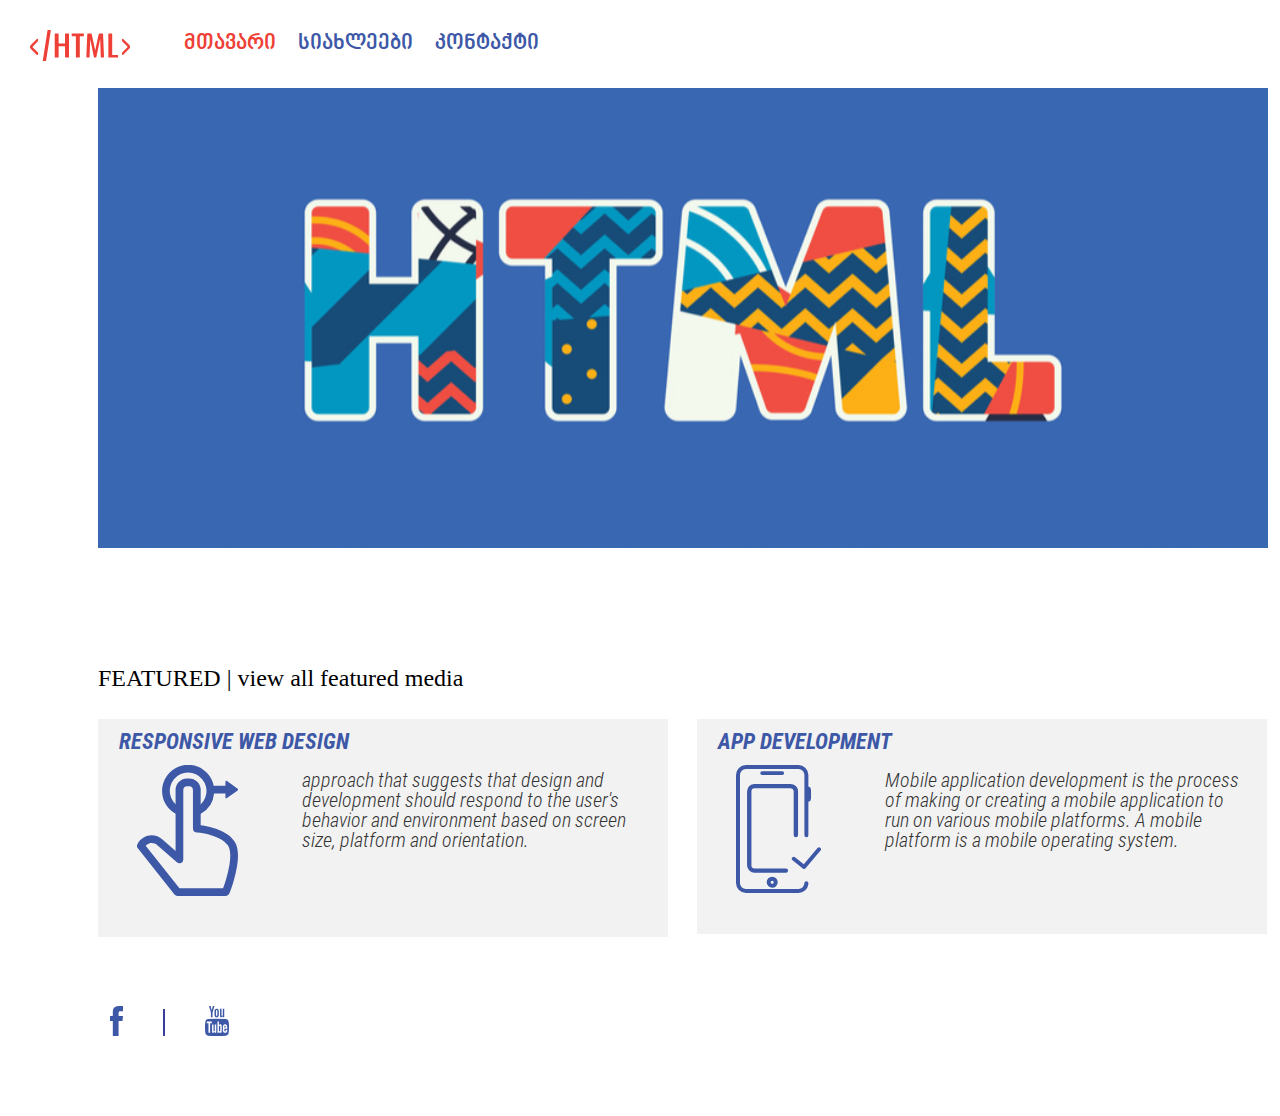
<file: index.html>
<!DOCTYPE html>
  <html lang="en">
    <head>
    	<meta charset="utf-8">
	    <title>HomeWork4</title>
	    <link rel="icon" href="img/home.svg" type="image/gif" sizes="16x16">
	    <link rel="stylesheet" type="text/css" href="css/reset.css">
	    <link rel="stylesheet" type="text/css" href="css/fonts.css">
	    <link rel="stylesheet" type="text/css" href="css/style.css">
    </head>
    <body>
    	<header>
    		<div class="header-logo">
    			<a href="index.html">
    		       <img src="img/HTMLlogo.svg" alt="header-logo">
    		    </a>
    		</div>
    		<div class="nav-box">
    			<ul>
    				<li class="nav-li">
    					<a class="nav-a active" href="index.html">მთავარი</a>
    				</li>
    				<li class="nav-li">
    					<a class="nav-a" href="news.html">სიახლეები</a>
    				</li>
    				<li class="nav-li">
    					<a class="nav-a" href="contact.html">კონტაქტი</a>
    				</li>
    			</ul>
    		</div>
    	</header>
    	<section>
       	    <div class="index-img">
       	        <img src="img/Banner-image.jpg" alt="Banner-image">
       	    </div> 
        </section>
<!-- -->
        <section>
       	    <div class="section-block-h2">
       	       	<h2 class="block-h2">FEATURED | view all featured media</h2>
       	    </div>
       	       	<div class="section-block">
       	       	   <div class="section-block-l">
       	       		  <h3 class="block-h3">RESPONSIVE WEB DESIGN</h3>
       	       		     <img class="block-icon" src="img/hand.svg" alt="article-icon">
       	       		     <p class="block-p">approach that suggests that design and development should respond to the user's behavior and environment based on screen size, platform and orientation.</p>
       	       	   </div><!--
       	       	--><div class="section-block-r">
       	       		  <h3 class="block-h3">APP DEVELOPMENT</h3>
       	       		  <img class="block-icon" src="img/phone.svg" alt="article-icon">
                      <p class="block-p">Mobile application development is the process of making or creating a mobile application to run on various mobile platforms. A mobile platform is a mobile operating system.</p>
       	       	   </div>
       	        </div>
       </section>
    	<footer>
       	    <div class="footer-box">
       	      <div class="footer-icon footer-line">
       	         <a href="https://www.facebook.com" target="_blank">
       	           <img src="img/FB.svg" alt="fb-icon">
       	        </a>
       	      </div>
       	      <div class="footer-icon">
       	         <a href="https://www.youtube.com" target="_blank">
       	           <img src="img/YT.svg" alt="yt-icon">
       	         </a>
       	      </div>
       	    </div>
    	</footer>
    </body>
  </html>
</file>
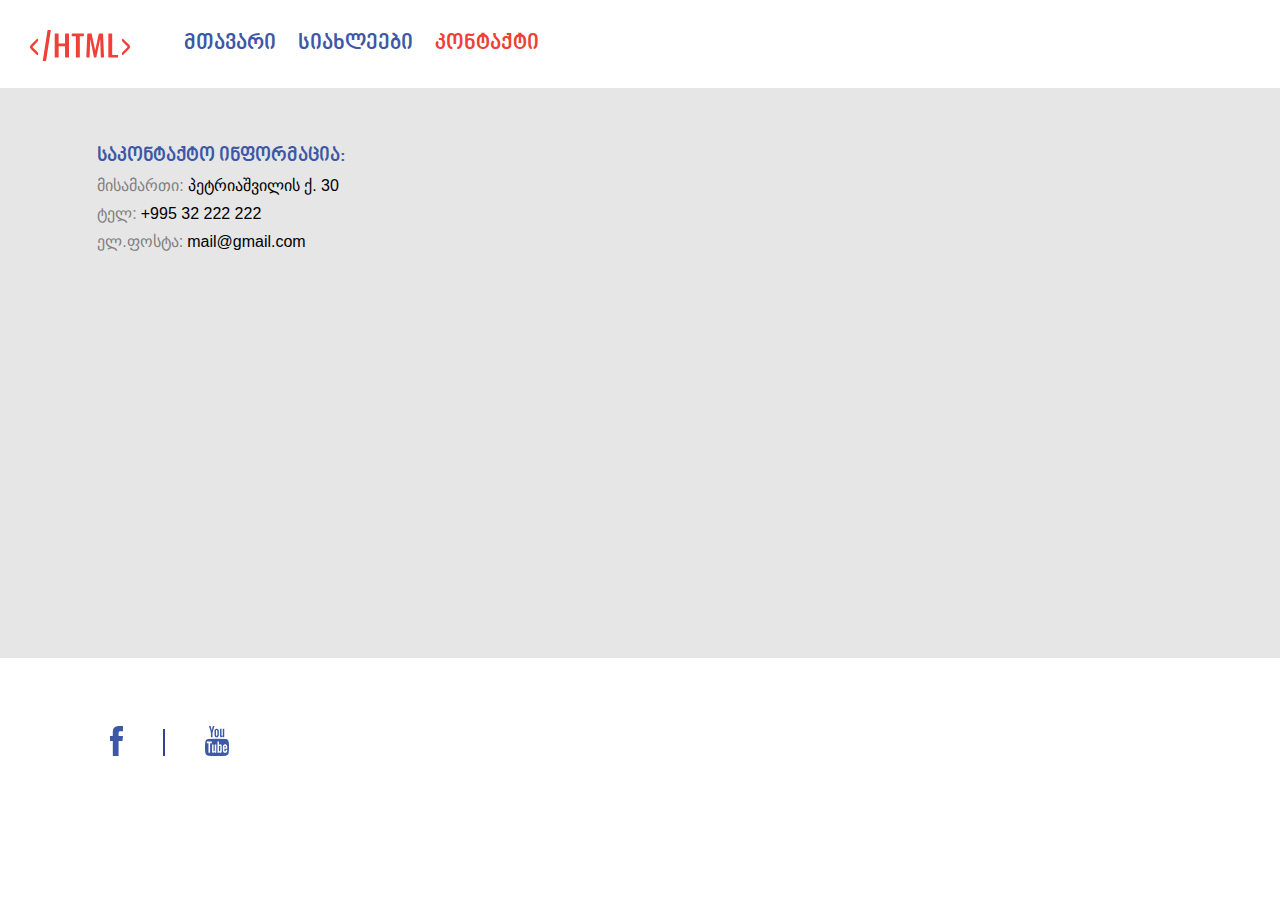
<file: contact.html>
<!DOCTYPE html>
  <html lang="en">
    <head>
      <meta charset="utf-8">
	    <title>HomeWork4</title>
	    <link rel="icon" href="img/contact.svg" type="image/gif" sizes="16x16">
	    <link rel="stylesheet" type="text/css" href="css/reset.css">
	    <link rel="stylesheet" type="text/css" href="css/fonts.css">
	    <link rel="stylesheet" type="text/css" href="css/style.css">
    </head>
    <body>
    	<header>
    		<div class="header-logo">
    			<a href="index.html">
    		       <img src="img/HTMLlogo.svg" alt="header-logo">
    		    </a>
    		</div>
    		<div class="nav-box">
    			<ul>
    				<li class="nav-li">
    					<a class="nav-a" href="index.html">მთავარი</a>
    				</li>
    				<li class="nav-li">
    					<a class="nav-a" href="news.html">სიახლეები</a>
    				</li>
    				<li class="nav-li">
    					<a class="nav-a active" href="contact.html">კონტაქტი</a>
    				</li>
    			</ul>
    		</div>
    	</header>
      <section>
          <div class="section-box">
            <div class="section-contact">
               <h3 class="contact-h3">საკონტაქტო ინფორმაცია:</h3>
               <ul>
                 <li class="contact-li">
                   <span class="contact-span">მისამართი:</span> 
                   <a class="contact-a" href="https://goo.gl/maps/zrqu6589z5FLD3Lt9" target="_blank">პეტრიაშვილის ქ. 30</a>
                 </li>
                 <li class="contact-li">
                   <span class="contact-span">ტელ:</span>
                   <a class="contact-a" href="tel:+995 32 222 222">+995 32 222 222</a>
                 </li>
                 <li class="contact-li">
                    <sapn class="contact-span">ელ.ფოსტა:</sapn>
                    <a class="contact-a" href="mailto:mail@gmail.com?subject=The%20subject%20of%20the%20mail" target="_blank">mail@gmail.com</a>
                </li>
               </ul>
            </div>
            <div class="map-box">
                  <iframe src="https://www.google.com/maps/embed?pb=!1m18!1m12!1m3!1d2978.5828055222983!2d44.7810137154358!3d41.70794117923601!2m3!1f0!2f0!3f0!3m2!1i1024!2i768!4f13.1!3m3!1m2!1s0x40440cd10e879057%3A0x2ddb7ec7136420fe!2z4YOe4YOU4YOi4YOg4YOUIOGDm-GDlOGDmuGDmOGDpeGDmOGDqOGDleGDmOGDmuGDmOGDoSDhg6Xhg6Phg6nhg5AsIOGDl-GDkeGDmOGDmuGDmOGDoeGDmA!5e0!3m2!1ska!2sge!4v1608294863779!5m2!1ska!2sge" width="874" height="466" frameborder="0" style="border:0;" allowfullscreen="" aria-hidden="false" tabindex="0"></iframe>
            </div>
          </div>
      </section>
      <footer>
       	    <div class="footer-box">
       	      <div class="footer-icon footer-line">
       	         <a href="https://www.facebook.com" target="_blank">
       	           <img src="img/FB.svg" alt="fb-icon">
       	        </a>
       	      </div>
       	      <div class="footer-icon">
       	         <a href="https://www.youtube.com" target="_blank">
       	           <img src="img/YT.svg" alt="yt-icon">
       	         </a>
       	      </div>
       	    </div>
    	</footer>
    </body>
  </html>
</file>
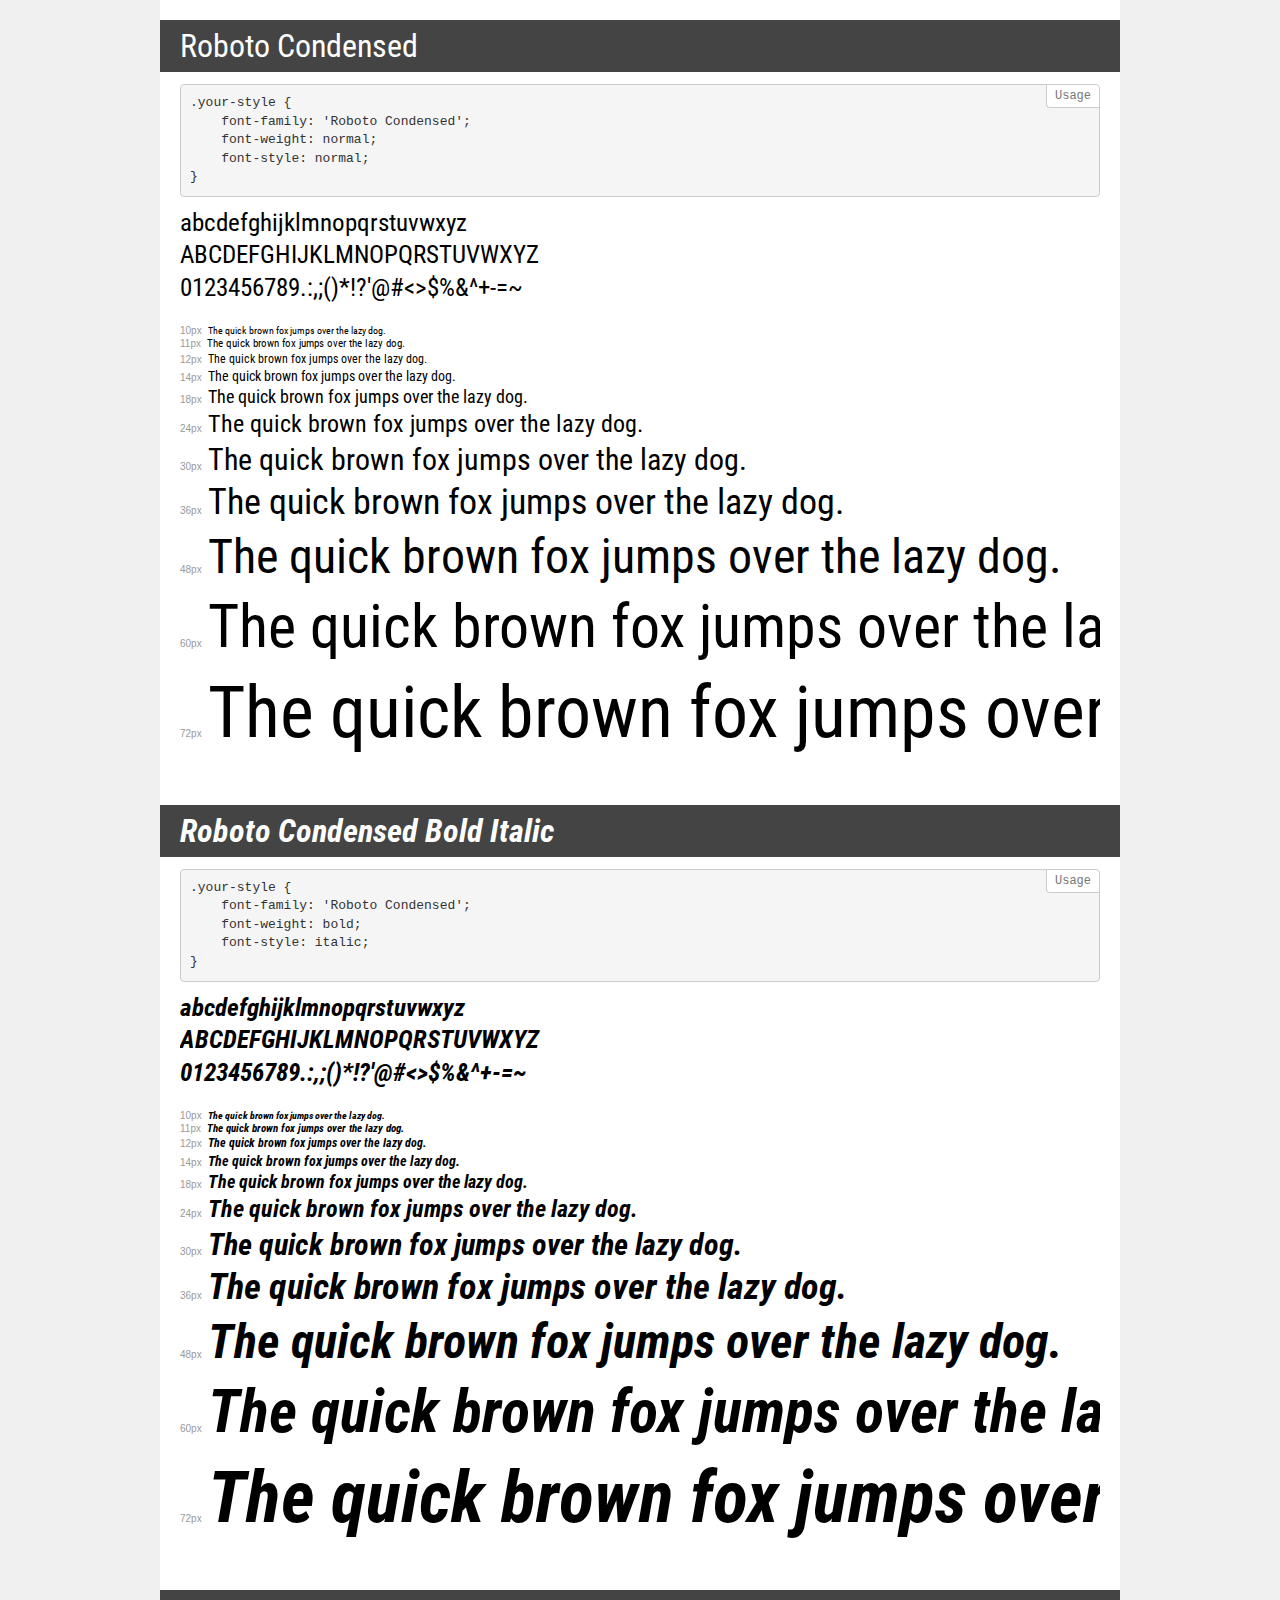
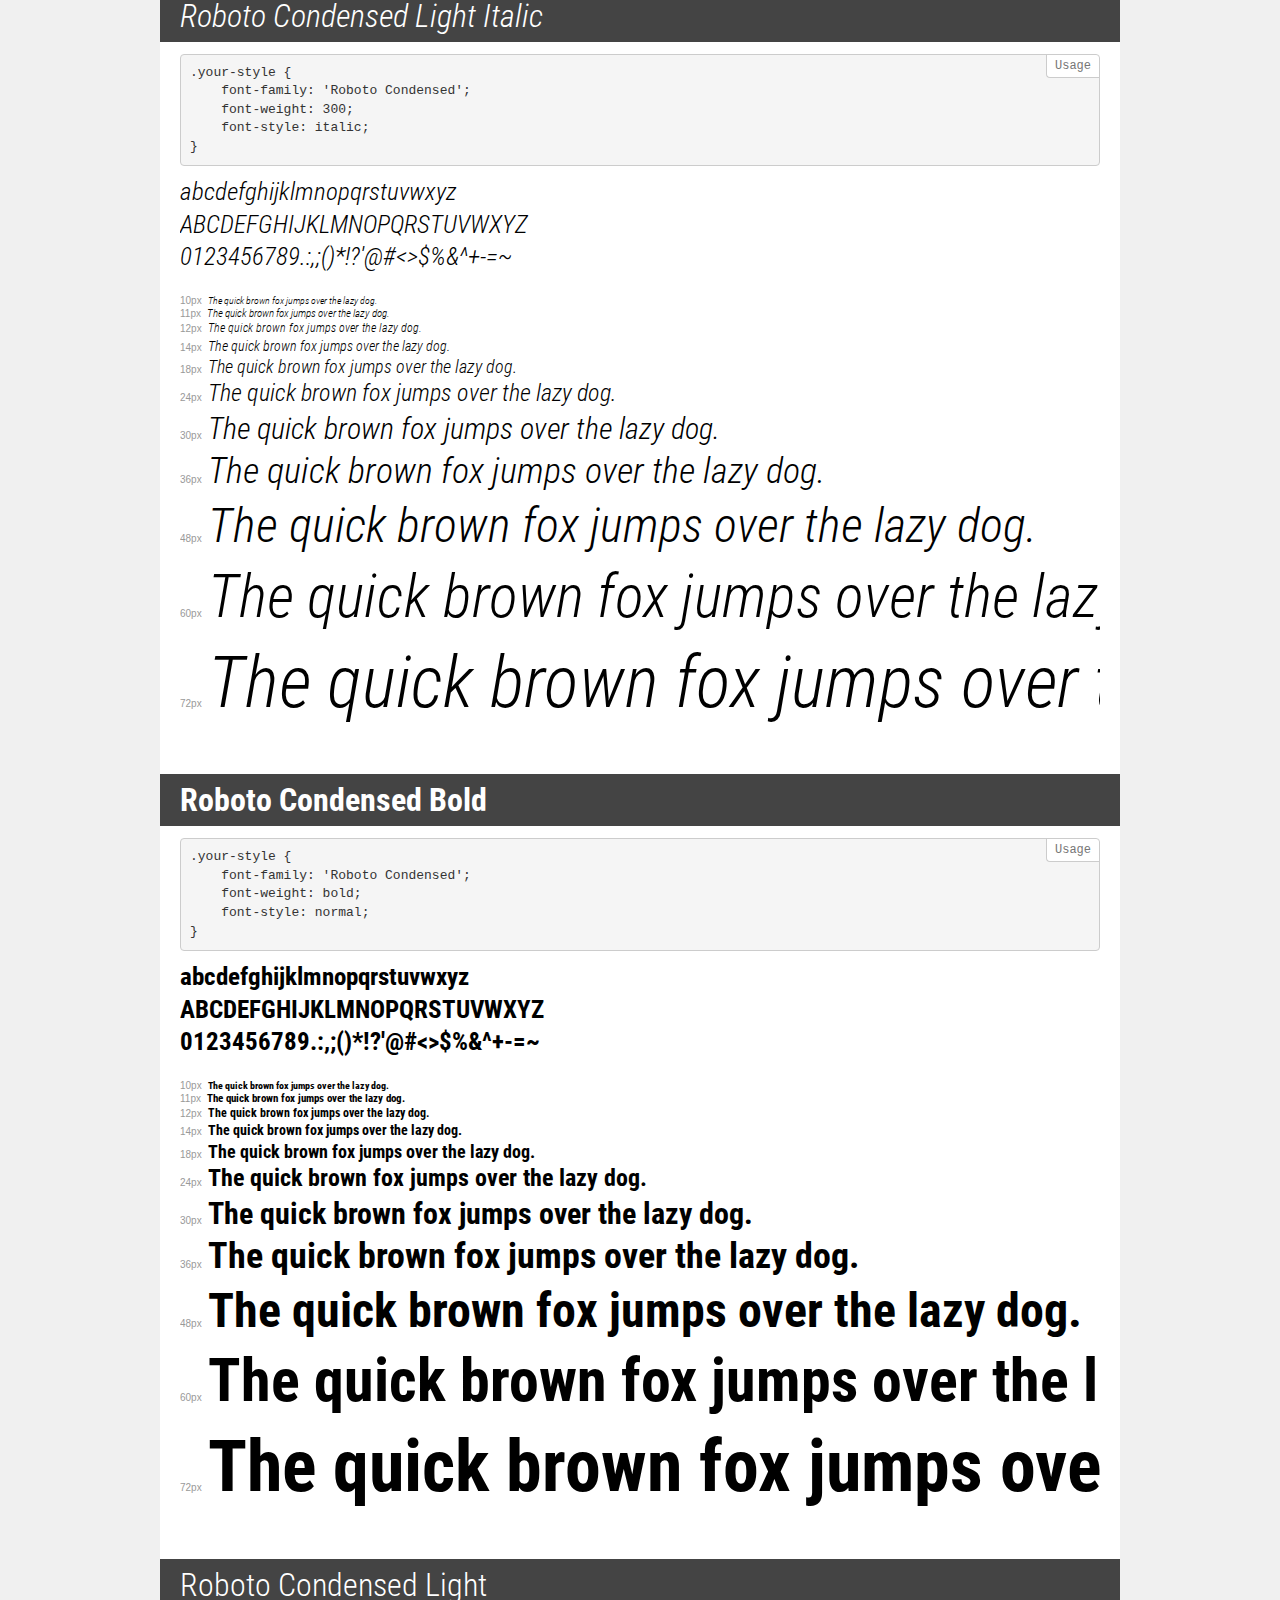
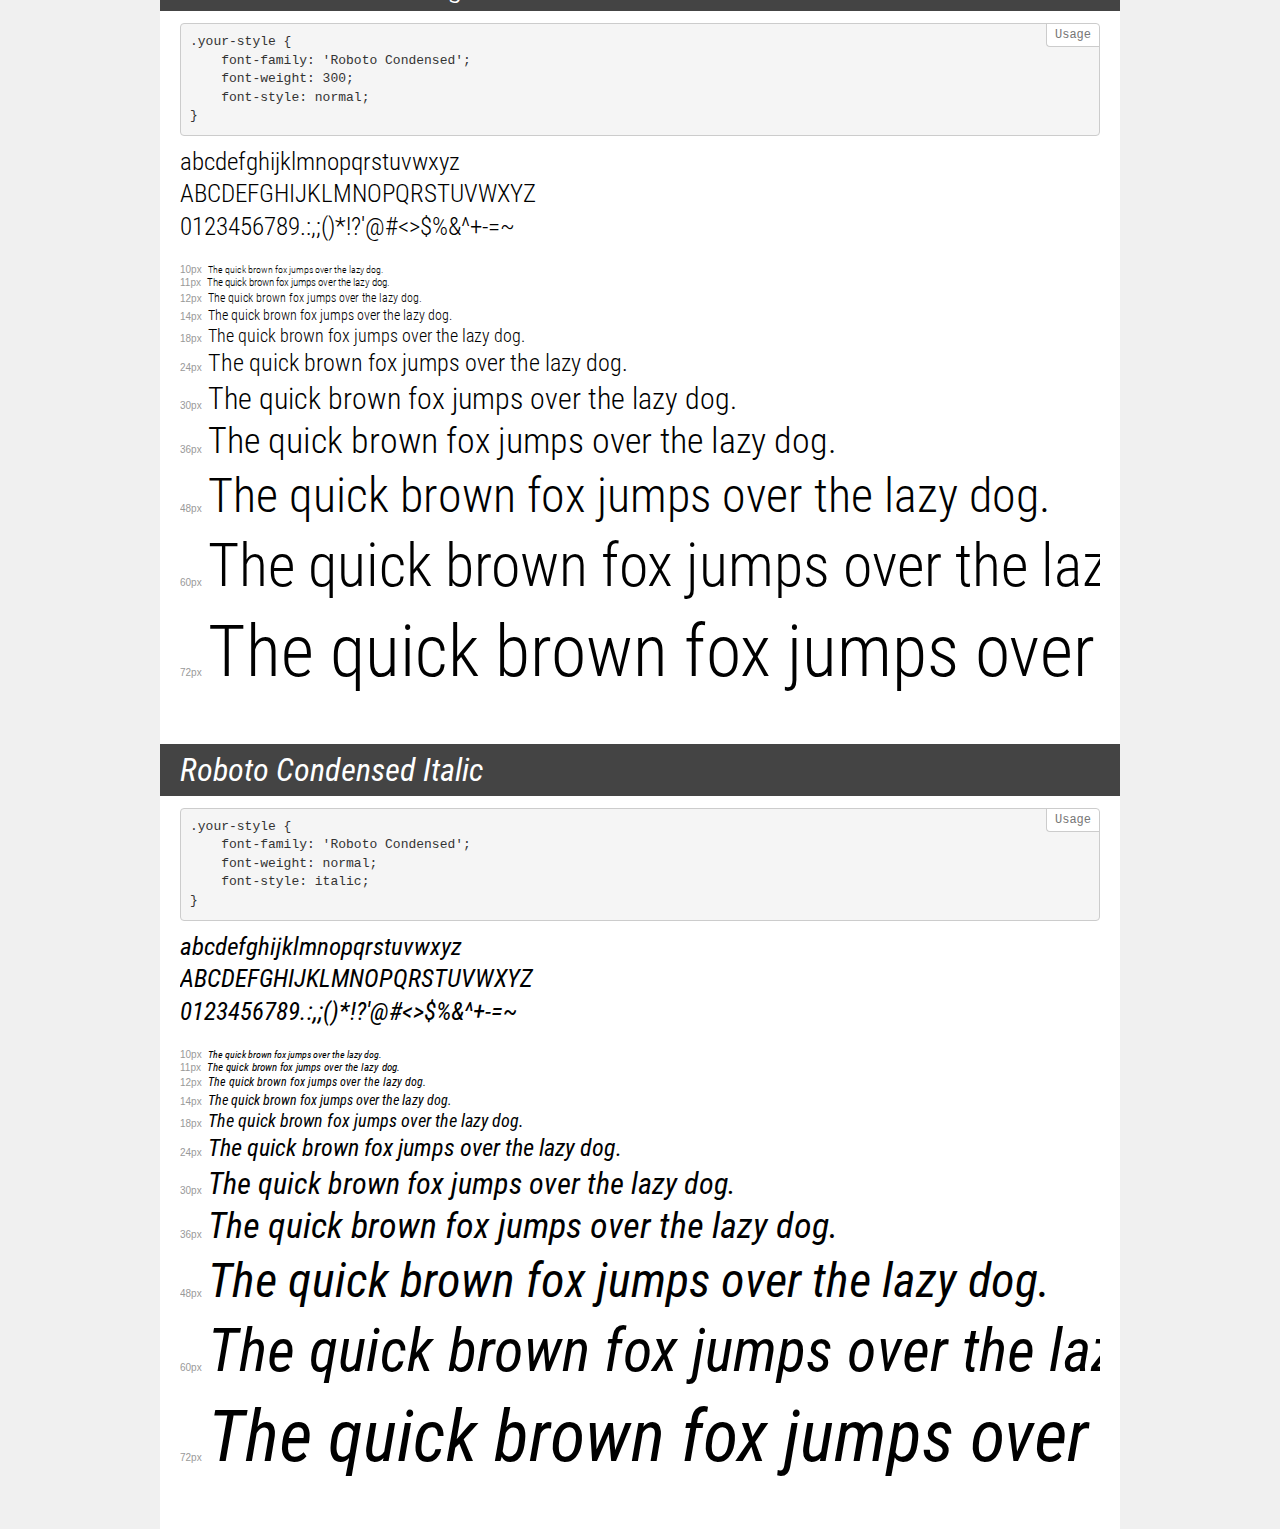
<file: fonts/Roboto_Condensed/demo.html>
<!DOCTYPE html>
<html lang="en">
<head>
    <meta charset="utf-8">
    <meta http-equiv="X-UA-Compatible" content="IE=edge">
    <meta name="viewport" content="width=device-width, initial-scale=1">
    <meta name="robots" content="noindex, noarchive">
    <meta name="format-detection" content="telephone=no">
    <title>Transfonter demo</title>
    <link href="stylesheet.css" rel="stylesheet">
    <style>
        /*
        http://meyerweb.com/eric/tools/css/reset/
        v2.0 | 20110126
        License: none (public domain)
        */
        html, body, div, span, applet, object, iframe,
        h1, h2, h3, h4, h5, h6, p, blockquote, pre,
        a, abbr, acronym, address, big, cite, code,
        del, dfn, em, img, ins, kbd, q, s, samp,
        small, strike, strong, sub, sup, tt, var,
        b, u, i, center,
        dl, dt, dd, ol, ul, li,
        fieldset, form, label, legend,
        table, caption, tbody, tfoot, thead, tr, th, td,
        article, aside, canvas, details, embed,
        figure, figcaption, footer, header, hgroup,
        menu, nav, output, ruby, section, summary,
        time, mark, audio, video {
            margin: 0;
            padding: 0;
            border: 0;
            font-size: 100%;
            font: inherit;
            vertical-align: baseline;
        }
        /* HTML5 display-role reset for older browsers */
        article, aside, details, figcaption, figure,
        footer, header, hgroup, menu, nav, section {
            display: block;
        }
        body {
            line-height: 1;
        }
        ol, ul {
            list-style: none;
        }
        blockquote, q {
            quotes: none;
        }
        blockquote:before, blockquote:after,
        q:before, q:after {
            content: '';
            content: none;
        }
        table {
            border-collapse: collapse;
            border-spacing: 0;
        }
        /* demo styles */
        body {
            background: #f0f0f0;
            color: #000;
        }
        .page {
            background: #fff;
            width: 920px;
            margin: 0 auto;
            padding: 20px 20px 0 20px;
            overflow: hidden;
        }
        .font-container {
            overflow-x: auto;
            overflow-y: hidden;
            margin-bottom: 40px;
            line-height: 1.3;
            white-space: nowrap;
            padding-bottom: 5px;
        }
        h1 {
            position: relative;
            background: #444;
            font-size: 32px;
            color: #fff;
            padding: 10px 20px;
            margin: 0 -20px 12px -20px;
        }
        .letters {
            font-size: 25px;
            margin-bottom: 20px;
        }
        .s10:before {
            content: '10px';
        }
        .s11:before {
            content: '11px';
        }
        .s12:before {
            content: '12px';
        }
        .s14:before {
            content: '14px';
        }
        .s18:before {
            content: '18px';
        }
        .s24:before {
            content: '24px';
        }
        .s30:before {
            content: '30px';
        }
        .s36:before {
            content: '36px';
        }
        .s48:before {
            content: '48px';
        }
        .s60:before {
            content: '60px';
        }
        .s72:before {
            content: '72px';
        }
        .s10:before, .s11:before, .s12:before, .s14:before,
        .s18:before, .s24:before, .s30:before, .s36:before,
        .s48:before, .s60:before, .s72:before {
            font-family: Arial, sans-serif;
            font-size: 10px;
            font-weight: normal;
            font-style: normal;
            color: #999;
            padding-right: 6px;
        }
        pre {
            display: block;
            position: relative;
            padding: 9px;
            margin: 0 0 10px;
            font-family: Monaco, Menlo, Consolas, "Courier New", monospace;
            font-size: 13px;
            line-height: 1.428571429;
            color: #333;
            font-weight: normal;
            font-style: normal;
            background-color: #f5f5f5;
            border: 1px solid #ccc;
            overflow-x: auto;
            border-radius: 4px;
        }
        pre:after {
            display: block;
            position: absolute;
            right: 0;
            top: 0;
            content: 'Usage';
            line-height: 1;
            padding: 5px 8px;
            font-size: 12px;
            color: #767676;
            background-color: #fff;
            border: 1px solid #ccc;
            border-right: none;
            border-top: none;
            border-radius: 0 4px 0 4px;
            z-index: 10;
        }
        /* responsive */
        @media (max-width: 959px) {
            .page {
                width: auto;
                margin: 0;
            }
        }
    </style>
</head>
<body>
<div class="page">
    <div class="demo">
        <h1 style="font-family: 'Roboto Condensed'; font-weight: normal; font-style: normal;">Roboto Condensed</h1>
        <pre>.your-style {
    font-family: 'Roboto Condensed';
    font-weight: normal;
    font-style: normal;
}</pre>
        <div class="font-container" style="font-family: 'Roboto Condensed'; font-weight: normal; font-style: normal;">
            <p class="letters">
                abcdefghijklmnopqrstuvwxyz<br>
ABCDEFGHIJKLMNOPQRSTUVWXYZ<br>
                0123456789.:,;()*!?'@#<>$%&^+-=~
            </p>
            <p class="s10" style="font-size: 10px;">The quick brown fox jumps over the lazy dog.</p>
            <p class="s11" style="font-size: 11px;">The quick brown fox jumps over the lazy dog.</p>
            <p class="s12" style="font-size: 12px;">The quick brown fox jumps over the lazy dog.</p>
            <p class="s14" style="font-size: 14px;">The quick brown fox jumps over the lazy dog.</p>
            <p class="s18" style="font-size: 18px;">The quick brown fox jumps over the lazy dog.</p>
            <p class="s24" style="font-size: 24px;">The quick brown fox jumps over the lazy dog.</p>
            <p class="s30" style="font-size: 30px;">The quick brown fox jumps over the lazy dog.</p>
            <p class="s36" style="font-size: 36px;">The quick brown fox jumps over the lazy dog.</p>
            <p class="s48" style="font-size: 48px;">The quick brown fox jumps over the lazy dog.</p>
            <p class="s60" style="font-size: 60px;">The quick brown fox jumps over the lazy dog.</p>
            <p class="s72" style="font-size: 72px;">The quick brown fox jumps over the lazy dog.</p>
        </div>
    </div>
    <div class="demo">
        <h1 style="font-family: 'Roboto Condensed'; font-weight: bold; font-style: italic;">Roboto Condensed Bold Italic</h1>
        <pre>.your-style {
    font-family: 'Roboto Condensed';
    font-weight: bold;
    font-style: italic;
}</pre>
        <div class="font-container" style="font-family: 'Roboto Condensed'; font-weight: bold; font-style: italic;">
            <p class="letters">
                abcdefghijklmnopqrstuvwxyz<br>
ABCDEFGHIJKLMNOPQRSTUVWXYZ<br>
                0123456789.:,;()*!?'@#<>$%&^+-=~
            </p>
            <p class="s10" style="font-size: 10px;">The quick brown fox jumps over the lazy dog.</p>
            <p class="s11" style="font-size: 11px;">The quick brown fox jumps over the lazy dog.</p>
            <p class="s12" style="font-size: 12px;">The quick brown fox jumps over the lazy dog.</p>
            <p class="s14" style="font-size: 14px;">The quick brown fox jumps over the lazy dog.</p>
            <p class="s18" style="font-size: 18px;">The quick brown fox jumps over the lazy dog.</p>
            <p class="s24" style="font-size: 24px;">The quick brown fox jumps over the lazy dog.</p>
            <p class="s30" style="font-size: 30px;">The quick brown fox jumps over the lazy dog.</p>
            <p class="s36" style="font-size: 36px;">The quick brown fox jumps over the lazy dog.</p>
            <p class="s48" style="font-size: 48px;">The quick brown fox jumps over the lazy dog.</p>
            <p class="s60" style="font-size: 60px;">The quick brown fox jumps over the lazy dog.</p>
            <p class="s72" style="font-size: 72px;">The quick brown fox jumps over the lazy dog.</p>
        </div>
    </div>
    <div class="demo">
        <h1 style="font-family: 'Roboto Condensed'; font-weight: 300; font-style: italic;">Roboto Condensed Light Italic</h1>
        <pre>.your-style {
    font-family: 'Roboto Condensed';
    font-weight: 300;
    font-style: italic;
}</pre>
        <div class="font-container" style="font-family: 'Roboto Condensed'; font-weight: 300; font-style: italic;">
            <p class="letters">
                abcdefghijklmnopqrstuvwxyz<br>
ABCDEFGHIJKLMNOPQRSTUVWXYZ<br>
                0123456789.:,;()*!?'@#<>$%&^+-=~
            </p>
            <p class="s10" style="font-size: 10px;">The quick brown fox jumps over the lazy dog.</p>
            <p class="s11" style="font-size: 11px;">The quick brown fox jumps over the lazy dog.</p>
            <p class="s12" style="font-size: 12px;">The quick brown fox jumps over the lazy dog.</p>
            <p class="s14" style="font-size: 14px;">The quick brown fox jumps over the lazy dog.</p>
            <p class="s18" style="font-size: 18px;">The quick brown fox jumps over the lazy dog.</p>
            <p class="s24" style="font-size: 24px;">The quick brown fox jumps over the lazy dog.</p>
            <p class="s30" style="font-size: 30px;">The quick brown fox jumps over the lazy dog.</p>
            <p class="s36" style="font-size: 36px;">The quick brown fox jumps over the lazy dog.</p>
            <p class="s48" style="font-size: 48px;">The quick brown fox jumps over the lazy dog.</p>
            <p class="s60" style="font-size: 60px;">The quick brown fox jumps over the lazy dog.</p>
            <p class="s72" style="font-size: 72px;">The quick brown fox jumps over the lazy dog.</p>
        </div>
    </div>
    <div class="demo">
        <h1 style="font-family: 'Roboto Condensed'; font-weight: bold; font-style: normal;">Roboto Condensed Bold</h1>
        <pre>.your-style {
    font-family: 'Roboto Condensed';
    font-weight: bold;
    font-style: normal;
}</pre>
        <div class="font-container" style="font-family: 'Roboto Condensed'; font-weight: bold; font-style: normal;">
            <p class="letters">
                abcdefghijklmnopqrstuvwxyz<br>
ABCDEFGHIJKLMNOPQRSTUVWXYZ<br>
                0123456789.:,;()*!?'@#<>$%&^+-=~
            </p>
            <p class="s10" style="font-size: 10px;">The quick brown fox jumps over the lazy dog.</p>
            <p class="s11" style="font-size: 11px;">The quick brown fox jumps over the lazy dog.</p>
            <p class="s12" style="font-size: 12px;">The quick brown fox jumps over the lazy dog.</p>
            <p class="s14" style="font-size: 14px;">The quick brown fox jumps over the lazy dog.</p>
            <p class="s18" style="font-size: 18px;">The quick brown fox jumps over the lazy dog.</p>
            <p class="s24" style="font-size: 24px;">The quick brown fox jumps over the lazy dog.</p>
            <p class="s30" style="font-size: 30px;">The quick brown fox jumps over the lazy dog.</p>
            <p class="s36" style="font-size: 36px;">The quick brown fox jumps over the lazy dog.</p>
            <p class="s48" style="font-size: 48px;">The quick brown fox jumps over the lazy dog.</p>
            <p class="s60" style="font-size: 60px;">The quick brown fox jumps over the lazy dog.</p>
            <p class="s72" style="font-size: 72px;">The quick brown fox jumps over the lazy dog.</p>
        </div>
    </div>
    <div class="demo">
        <h1 style="font-family: 'Roboto Condensed'; font-weight: 300; font-style: normal;">Roboto Condensed Light</h1>
        <pre>.your-style {
    font-family: 'Roboto Condensed';
    font-weight: 300;
    font-style: normal;
}</pre>
        <div class="font-container" style="font-family: 'Roboto Condensed'; font-weight: 300; font-style: normal;">
            <p class="letters">
                abcdefghijklmnopqrstuvwxyz<br>
ABCDEFGHIJKLMNOPQRSTUVWXYZ<br>
                0123456789.:,;()*!?'@#<>$%&^+-=~
            </p>
            <p class="s10" style="font-size: 10px;">The quick brown fox jumps over the lazy dog.</p>
            <p class="s11" style="font-size: 11px;">The quick brown fox jumps over the lazy dog.</p>
            <p class="s12" style="font-size: 12px;">The quick brown fox jumps over the lazy dog.</p>
            <p class="s14" style="font-size: 14px;">The quick brown fox jumps over the lazy dog.</p>
            <p class="s18" style="font-size: 18px;">The quick brown fox jumps over the lazy dog.</p>
            <p class="s24" style="font-size: 24px;">The quick brown fox jumps over the lazy dog.</p>
            <p class="s30" style="font-size: 30px;">The quick brown fox jumps over the lazy dog.</p>
            <p class="s36" style="font-size: 36px;">The quick brown fox jumps over the lazy dog.</p>
            <p class="s48" style="font-size: 48px;">The quick brown fox jumps over the lazy dog.</p>
            <p class="s60" style="font-size: 60px;">The quick brown fox jumps over the lazy dog.</p>
            <p class="s72" style="font-size: 72px;">The quick brown fox jumps over the lazy dog.</p>
        </div>
    </div>
    <div class="demo">
        <h1 style="font-family: 'Roboto Condensed'; font-weight: normal; font-style: italic;">Roboto Condensed Italic</h1>
        <pre>.your-style {
    font-family: 'Roboto Condensed';
    font-weight: normal;
    font-style: italic;
}</pre>
        <div class="font-container" style="font-family: 'Roboto Condensed'; font-weight: normal; font-style: italic;">
            <p class="letters">
                abcdefghijklmnopqrstuvwxyz<br>
ABCDEFGHIJKLMNOPQRSTUVWXYZ<br>
                0123456789.:,;()*!?'@#<>$%&^+-=~
            </p>
            <p class="s10" style="font-size: 10px;">The quick brown fox jumps over the lazy dog.</p>
            <p class="s11" style="font-size: 11px;">The quick brown fox jumps over the lazy dog.</p>
            <p class="s12" style="font-size: 12px;">The quick brown fox jumps over the lazy dog.</p>
            <p class="s14" style="font-size: 14px;">The quick brown fox jumps over the lazy dog.</p>
            <p class="s18" style="font-size: 18px;">The quick brown fox jumps over the lazy dog.</p>
            <p class="s24" style="font-size: 24px;">The quick brown fox jumps over the lazy dog.</p>
            <p class="s30" style="font-size: 30px;">The quick brown fox jumps over the lazy dog.</p>
            <p class="s36" style="font-size: 36px;">The quick brown fox jumps over the lazy dog.</p>
            <p class="s48" style="font-size: 48px;">The quick brown fox jumps over the lazy dog.</p>
            <p class="s60" style="font-size: 60px;">The quick brown fox jumps over the lazy dog.</p>
            <p class="s72" style="font-size: 72px;">The quick brown fox jumps over the lazy dog.</p>
        </div>
    </div>
</div>
</body>
</html>
</file>
<file: css/fonts.css>
@font-face {
    font-family: 'BPG Nino Mtavruli Bold';
    src: url('../fonts/ninomtavr/bpg-nino-mtavruli-bold-webfont.eot'); /* IE9 Compat Modes */
    src: url('../fonts/ninomtavr/bpg-nino-mtavruli-bold-webfont.eot?#iefix') format('embedded-opentype'), /* IE6-IE8 */
         url('../fonts/ninomtavr/bpg-nino-mtavruli-bold-webfont.woff2') format('woff2'), /* Super Modern Browsers */
         url('../fonts/ninomtavr/bpg-nino-mtavruli-bold-webfont.woff') format('woff'), /* Pretty Modern Browsers */
         url('../fonts/ninomtavr/bpg-nino-mtavruli-bold-webfont.ttf') format('truetype'), /* Safari, Android, iOS */
         url('../fonts/ninomtavr/bpg-nino-mtavruli-bold-webfont.svg#bpg_nino_mtavrulibold') format('svg'); /* Legacy iOS */
}
@font-face {
    font-family: 'BPG Nino Mtavruli';
    src: url('../fonts/ninomtav/bpg-nino-mtavruli-webfont.eot'); /* IE9 Compat Modes */
    src: url('../fonts/ninomtav/bpg-nino-mtavruli-webfont.eot?#iefix') format('embedded-opentype'), /* IE6-IE8 */
         url('../fonts/ninomtav/bpg-nino-mtavruli-webfont.woff2') format('woff2'), /* Super Modern Browsers */
         url('../fonts/ninomtav/bpg-nino-mtavruli-webfont.woff') format('woff'), /* Pretty Modern Browsers */
         url('../fonts/ninomtav/bpg-nino-mtavruli-webfont.ttf') format('truetype'), /* Safari, Android, iOS */
         url('../fonts/ninomtav/bpg-nino-mtavruli-webfont.svg#bpg_nino_mtavruliregular') format('svg'); /* Legacy iOS */
}
@font-face {
    font-family: 'RobotoCondensed-BoldItalic';
    src: url('../fonts/Roboto_Condensed/RobotoCondensed-BoldItalic.eot');
    src: url('../fonts/Roboto_Condensed/RobotoCondensed-BoldItalic.eot?#iefix') format('embedded-opentype'),
        url('../fonts/Roboto_Condensed/RobotoCondensed-BoldItalic.woff2') format('woff2'),
        url('../fonts/Roboto_Condensed/RobotoCondensed-BoldItalic.woff') format('woff'),
        url('../fonts/Roboto_Condensed/RobotoCondensed-BoldItalic.ttf') format('truetype'),
        url('../fonts/Roboto_Condensed/RobotoCondensed-BoldItalic.svg#RobotoCondensed-BoldItalic') format('svg');
    font-weight: bold;
    font-style: italic;
    font-display: swap;
}
@font-face {
    font-family: 'Roboto RobotoCondensed-LightItalic';
    src: url('../fonts/Roboto_Condensed/RobotoCondensed-LightItalic.eot');
    src: url('../fonts/Roboto_Condensed/RobotoCondensed-LightItalic.eot?#iefix') format('embedded-opentype'),
        url('../fonts/Roboto_Condensed/RobotoCondensed-LightItalic.woff2') format('woff2'),
        url('../fonts/Roboto_Condensed/RobotoCondensed-LightItalic.woff') format('woff'),
        url('../fonts/Roboto_Condensed/RobotoCondensed-LightItalic.ttf') format('truetype'),
        url('../fonts/Roboto_Condensed/RobotoCondensed-LightItalic.svg#RobotoCondensed-LightItalic') format('svg');
    font-weight: 300;
    font-style: italic;
    font-display: swap;
}
</file>
<file: css/style.css>
/*heder style*/
.header-logo {
	margin: 30px 49.8px 24.4px 30px;
	display: inline-block;
	vertical-align: middle;
}
/*navigation-section*/
.nav-box {
	display: inline-block;
	vertical-align: middle;

}
.nav-li {
	display: inline-block;
	margin: 0px 18px 0px 0px;
}
.nav-a {
	color: #3D58A6;
	font-size: 22px;
	font-family: 'BPG Nino Mtavruli Bold';
}
.active {
	color: #EE4036;
}
/*index-section*/
.index-img {
	width: 1170px;
	height: 460px;
	margin: auto 98px;
}
.section-block-h2 {
    width: 1170px;
    vertical-align: bottom;
    margin: 117.7px 0 0 98px;
}
.section-block {
	width: 1170px;
	margin: 29.8px 0 0 98px;
}
.section-block-l {
	width: 570px;
	margin: 0 auto;
	display: inline-block;
    background-color: #F2F2F2;
    margin-right: 29px;
}
.section-block-r {
	width: 570px;
	margin: 0 auto;
	display: inline-block;
    background-color: #F2F2F2;
}
.block-h2 {
	font-size: 24px;
	color: #000000;
	font-family: 
}
.block-h3 {
	vertical-align: top;
	font-size: 22px;
	color: #3D58A6;
	margin: 11.1px 0 0 20.8px;
	font-family: 'RobotoCondensed-BoldItalic';
}
.block-icon {
	display: inline-block;
    vertical-align: top;
    margin: 12.7px 0 41.7px 38.8px;
}
.block-p {
	display: inline-block;
	vertical-align: top;
	width: 355px;
	font-size: 20px;
	color: #333333;
	margin: 17.4px 0 24.3px 60.3px;
	font-family: 'Roboto RobotoCondensed-LightItalic';
}
/*article style*/
.article-box {
	height: auto;
	width: auto;
	margin-left: 109.5px;
}
.data-box {
	display: inline-block;
	vertical-align: bottom;
	width: 56px;
	background-color: #3D58A6;
	margin-left: 30px;
	margin-top: 40.4px;
}
.article-data {
	width: 101px;
	color: #FFFFFF;
	font-size: 48px;
}
.article-text {
	vertical-align: middle;
    font-size: 22px;
    color: #3D58A6;
    margin-top: 6.6px;
    margin-left: 30px;
    font-family: 'BPG Nino Mtavruli';
}
.article-h3 {
	vertical-align: left;
	font-size: 20px;
	color: #000000;
	margin-top: 25.5px;
	margin-left: 30px;
	font-family: 'BPG Nino Mtavruli';
}
.article-img {
	display: inline-block;
	margin-top: 17.5px;
	margin-left: 30px;
}
.article-p-box {
    display: inline-block;
    vertical-align: top;
    width: 929.02px;
    padding-top: 21px;
    padding-left: 39px;
}
.article-p {
	display: inline-block;
	font-size: 16px;
	color: #000000;
    margin-bottom: 33px; 
    font-family: "BPG Ingiri Arial", sans-serif;
    text-indent: 20px;
    line-height: 1.6;
}
/*contact-section*/
.section-box {
    display: inline-block;
    vertical-align: top;
    width: 1366px;
    height: 570px;
    background-color: #E6E6E6;
}
.section-contact {
	display: inline-block;
	vertical-align: top;
	width: 259px;
	height: 91px;
	margin-top: 58.5px;
	margin-left: 97.3px;
}
.map-box {
	display: inline-block;
	width: 874px;
	height: 466px;
	margin-top: 46px;
	margin-left: 45.7px;
}
.contact-h3 {
	color: #3D58A6;
	font-size: 20px;
	margin: 0px 0px 12px 0px;
	font-family: 'BPG Nino Mtavruli Bold';
}
.contact-li {
	margin: 0px 0px 12px 0px;
}
.contact-span {
	color: #808080;
	font-size: 16px;
	font-family: "BPG Ingiri Arial", sans-serif;
}
.contact-a {
	color: #000000;
	font-size: 16px;
	font-family: "BPG Ingiri Arial", sans-serif;
}
/*footer*/
.footer-box {
	margin: 0 0 38.7px 109.5px; 
	display: inline-block;
}
.footer-icon {
	display: inline-block;
	margin: 68.3px 35.6px 38.7px 0px;
}
.footer-line::after {
    content: ' ';
    width:  2px;
    height: 27px;
    background-color: #363E97;
    display: inline-block;
    margin-left: 35.6px;
}
</file>
<file: fonts/Roboto_Condensed/stylesheet.css>
@font-face {
    font-family: 'Roboto Condensed';
    src: url('RobotoCondensed-Regular.eot');
    src: url('RobotoCondensed-Regular.eot?#iefix') format('embedded-opentype'),
        url('RobotoCondensed-Regular.woff2') format('woff2'),
        url('RobotoCondensed-Regular.woff') format('woff'),
        url('RobotoCondensed-Regular.ttf') format('truetype'),
        url('RobotoCondensed-Regular.svg#RobotoCondensed-Regular') format('svg');
    font-weight: normal;
    font-style: normal;
    font-display: swap;
}

@font-face {
    font-family: 'Roboto Condensed';
    src: url('RobotoCondensed-BoldItalic.eot');
    src: url('RobotoCondensed-BoldItalic.eot?#iefix') format('embedded-opentype'),
        url('RobotoCondensed-BoldItalic.woff2') format('woff2'),
        url('RobotoCondensed-BoldItalic.woff') format('woff'),
        url('RobotoCondensed-BoldItalic.ttf') format('truetype'),
        url('RobotoCondensed-BoldItalic.svg#RobotoCondensed-BoldItalic') format('svg');
    font-weight: bold;
    font-style: italic;
    font-display: swap;
}

@font-face {
    font-family: 'Roboto Condensed';
    src: url('RobotoCondensed-LightItalic.eot');
    src: url('RobotoCondensed-LightItalic.eot?#iefix') format('embedded-opentype'),
        url('RobotoCondensed-LightItalic.woff2') format('woff2'),
        url('RobotoCondensed-LightItalic.woff') format('woff'),
        url('RobotoCondensed-LightItalic.ttf') format('truetype'),
        url('RobotoCondensed-LightItalic.svg#RobotoCondensed-LightItalic') format('svg');
    font-weight: 300;
    font-style: italic;
    font-display: swap;
}

@font-face {
    font-family: 'Roboto Condensed';
    src: url('RobotoCondensed-Bold.eot');
    src: url('RobotoCondensed-Bold.eot?#iefix') format('embedded-opentype'),
        url('RobotoCondensed-Bold.woff2') format('woff2'),
        url('RobotoCondensed-Bold.woff') format('woff'),
        url('RobotoCondensed-Bold.ttf') format('truetype'),
        url('RobotoCondensed-Bold.svg#RobotoCondensed-Bold') format('svg');
    font-weight: bold;
    font-style: normal;
    font-display: swap;
}

@font-face {
    font-family: 'Roboto Condensed';
    src: url('RobotoCondensed-Light.eot');
    src: url('RobotoCondensed-Light.eot?#iefix') format('embedded-opentype'),
        url('RobotoCondensed-Light.woff2') format('woff2'),
        url('RobotoCondensed-Light.woff') format('woff'),
        url('RobotoCondensed-Light.ttf') format('truetype'),
        url('RobotoCondensed-Light.svg#RobotoCondensed-Light') format('svg');
    font-weight: 300;
    font-style: normal;
    font-display: swap;
}

@font-face {
    font-family: 'Roboto Condensed';
    src: url('RobotoCondensed-Italic.eot');
    src: url('RobotoCondensed-Italic.eot?#iefix') format('embedded-opentype'),
        url('RobotoCondensed-Italic.woff2') format('woff2'),
        url('RobotoCondensed-Italic.woff') format('woff'),
        url('RobotoCondensed-Italic.ttf') format('truetype'),
        url('RobotoCondensed-Italic.svg#RobotoCondensed-Italic') format('svg');
    font-weight: normal;
    font-style: italic;
    font-display: swap;
}
</file>
